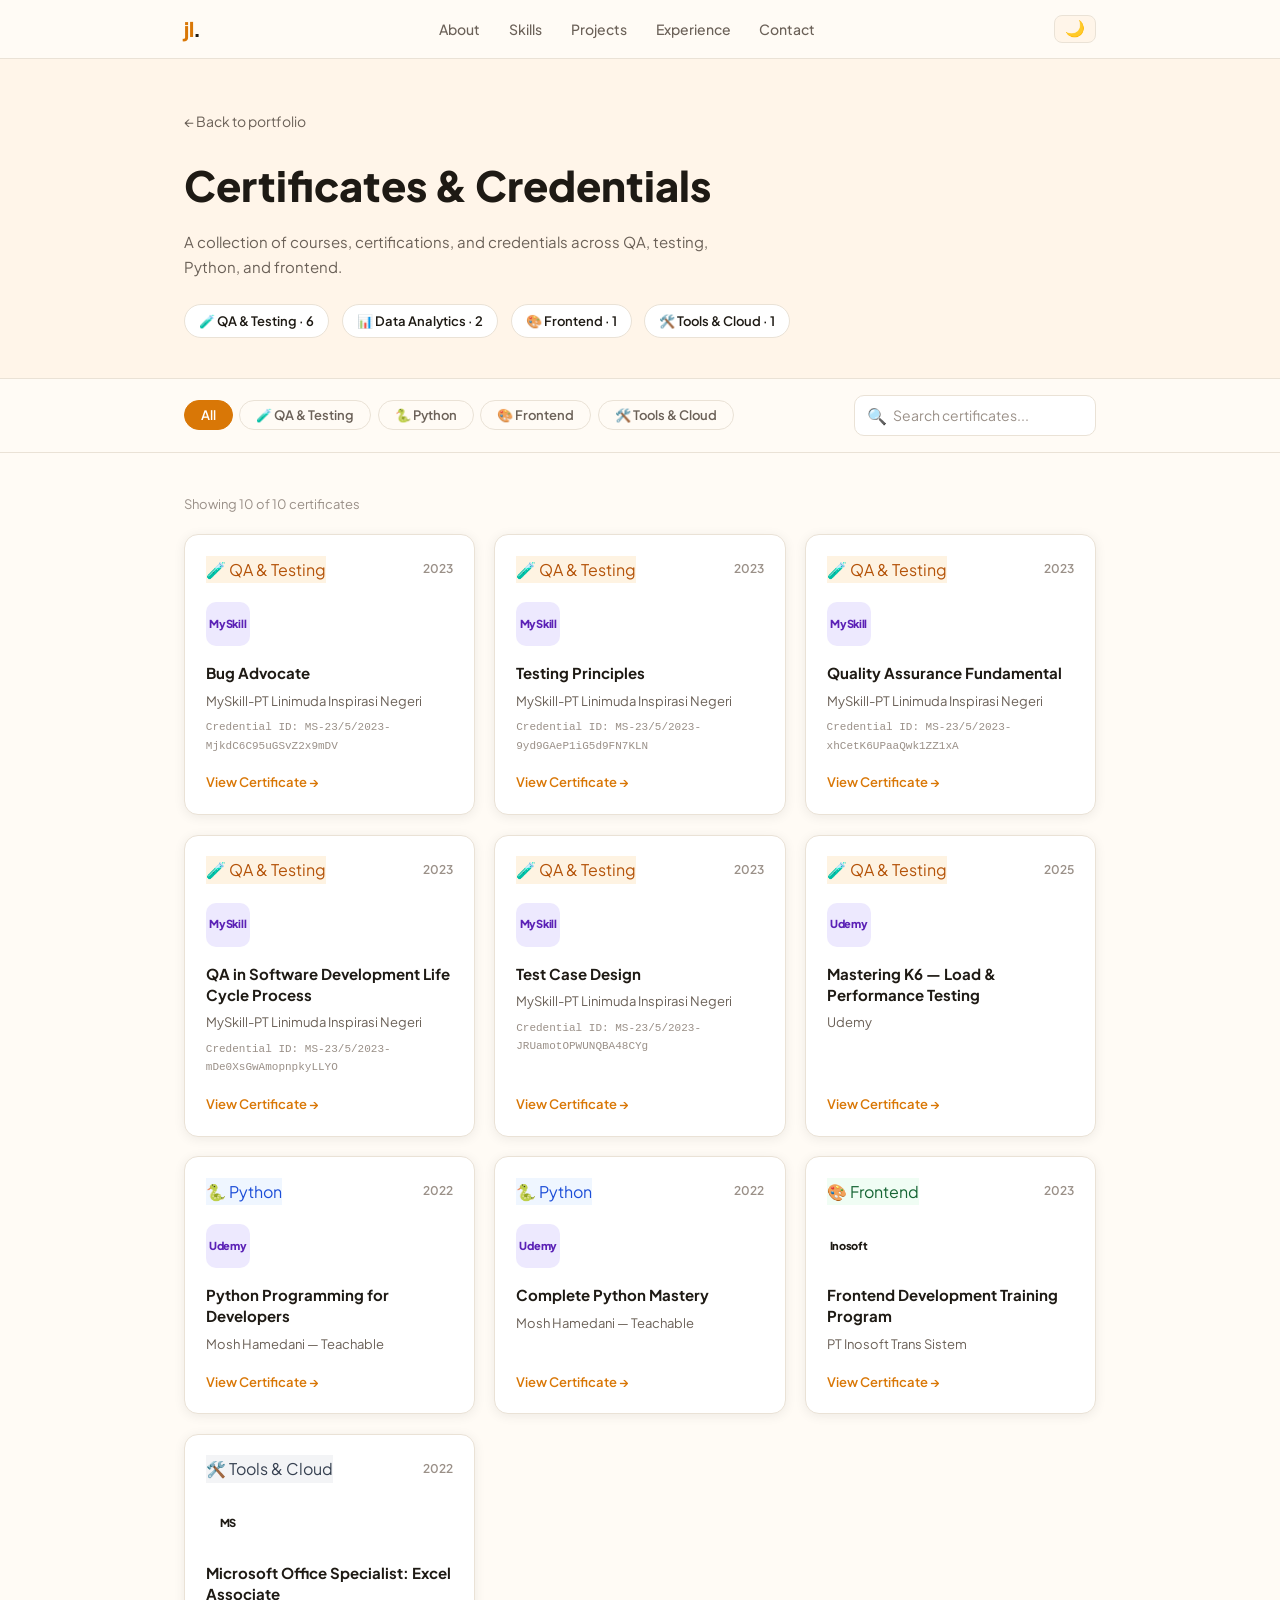
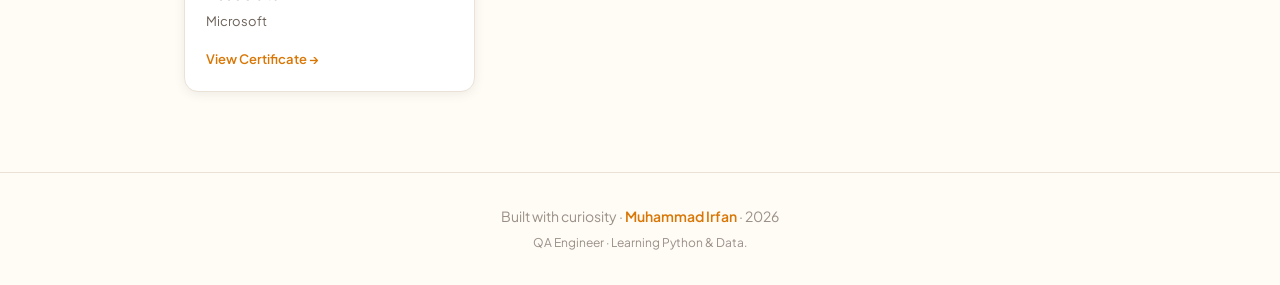
<file: certificates.html>
<!DOCTYPE html>
<html lang="en" data-theme="light">
<head>
  <meta charset="UTF-8" />
  <meta name="viewport" content="width=device-width, initial-scale=1.0" />
  <title>Certificates — Muhammad Irfan</title>
  <link href="https://fonts.googleapis.com/css2?family=Plus+Jakarta+Sans:wght@300;400;500;600;700;800&display=swap" rel="stylesheet" />
  <link rel="stylesheet" href="styles.css" />
</head>
<body>

  <!-- NAVBAR -->
  <nav class="navbar" id="navbar">
    <div class="nav-inner">
      <a href="index.html" class="nav-logo">jl<span class="logo-dot">.</span></a>
      <ul class="nav-links" id="navLinks">
        <li><a href="index.html#about">About</a></li>
        <li><a href="index.html#skills">Skills</a></li>
        <li><a href="index.html#projects">Projects</a></li>
        <li><a href="index.html#experience">Experience</a></li>
        <li><a href="index.html#contact">Contact</a></li>
      </ul>
      <div class="nav-right">
        <button class="theme-toggle" id="themeToggle" aria-label="Toggle dark mode">
          <span class="theme-icon">🌙</span>
        </button>
        <button class="hamburger" id="hamburger" aria-label="Menu">
          <span></span><span></span><span></span>
        </button>
      </div>
    </div>
  </nav>

  <!-- PAGE HEADER -->
  <div class="cert-page-header">
    <div class="container">
      <a href="index.html" class="back-link">← Back to portfolio</a>
      <h1 class="cert-page-title">Certificates & Credentials</h1>
      <p class="cert-page-sub">
        A collection of courses, certifications, and credentials across QA, testing, Python, and frontend.
      </p>
      <div class="cert-summary-row" id="certSummary">
        <!-- filled by JS -->
      </div>
    </div>
  </div>

  <!-- CONTROLS -->
  <div class="cert-controls">
    <div class="container">
      <div class="cert-controls-inner">
        <div class="cert-filter-bar" id="certFilterBar">
          <button class="filter-btn active" data-filter="all">All</button>
          <button class="filter-btn" data-filter="qa">🧪 QA & Testing</button>
          <button class="filter-btn" data-filter="data">🐍 Python</button>
          <button class="filter-btn" data-filter="frontend">🎨 Frontend</button>
          <button class="filter-btn" data-filter="tools">🛠️ Tools & Cloud</button>
        </div>
        <div class="cert-search-wrap">
          <span class="search-icon">🔍</span>
          <input
            type="text"
            id="certSearch"
            class="cert-search"
            placeholder="Search certificates..."
            autocomplete="off"
          />
        </div>
      </div>
    </div>
  </div>

  <!-- CERTIFICATE GRID -->
  <section class="cert-grid-section">
    <div class="container">
      <p class="cert-count" id="certCount"></p>
      <div class="cert-grid" id="certGrid">

        <!-- QA & Testing -->
        <div class="cert-card" data-cat="qa">
          <div class="cert-card-top">
            <div class="cert-cat-badge qa-type">🧪 QA & Testing</div>
            <span class="cert-year">2023</span>
          </div>
          <div class="cert-logo-wrap">
            <div class="cert-logo cert-logo-myskill">MySkill</div>
          </div>
          <h3 class="cert-name">Bug Advocate</h3>
          <p class="cert-issuer">MySkill-PT Linimuda Inspirasi Negeri</p>
          <p class="cert-id">Credential ID: MS-23/5/2023-MjkdC6C95uGSvZ2x9mDV</p>
          <a href="Assets\Certificates\QA\Bug Advocate_MySkill.pdf" class="cert-link">View Certificate →</a>
        </div>

        <div class="cert-card" data-cat="qa">
          <div class="cert-card-top">
            <div class="cert-cat-badge qa-type">🧪 QA & Testing</div>
            <span class="cert-year">2023</span>
          </div>
          <div class="cert-logo-wrap">
            <div class="cert-logo cert-logo-myskill">MySkill</div>
          </div>
          <h3 class="cert-name">Testing Principles</h3>
          <p class="cert-issuer">MySkill-PT Linimuda Inspirasi Negeri</p>
          <p class="cert-id">Credential ID: MS-23/5/2023-9yd9GAeP1iG5d9FN7KLN</p>
          <a href="Assets\Certificates\QA\QA Testing Principles-MySkill.pdf" class="cert-link">View Certificate →</a>
        </div>

        <div class="cert-card" data-cat="qa">
          <div class="cert-card-top">
            <div class="cert-cat-badge qa-type">🧪 QA & Testing</div>
            <span class="cert-year">2023</span>
          </div>
          <div class="cert-logo-wrap">
            <div class="cert-logo cert-logo-myskill">MySkill</div>
          </div>
          <h3 class="cert-name">Quality Assurance Fundamental</h3>
          <p class="cert-issuer">MySkill-PT Linimuda Inspirasi Negeri</p>
          <p class="cert-id">Credential ID: MS-23/5/2023-xhCetK6UPaaQwk1ZZ1xA</p>
          <a href="Assets\Certificates\QA\QA_Fundamental-MySkill.pdf" class="cert-link">View Certificate →</a>
        </div>

        <div class="cert-card" data-cat="qa">
          <div class="cert-card-top">
            <div class="cert-cat-badge qa-type">🧪 QA & Testing</div>
            <span class="cert-year">2023</span>
          </div>
          <div class="cert-logo-wrap">
            <div class="cert-logo cert-logo-myskill">MySkill</div>
          </div>
          <h3 class="cert-name">QA in Software Development Life Cycle Process</h3>
          <p class="cert-issuer">MySkill-PT Linimuda Inspirasi Negeri</p>
          <p class="cert-id">Credential ID: MS-23/5/2023-mDe0XsGwAmopnpkyLLYO</p>
          <a href="Assets\Certificates\QA\QA_in_Software_Development_Life_Cycle_Process-MySkill.pdf" class="cert-link">View Certificate →</a>
        </div>

        <div class="cert-card" data-cat="qa">
          <div class="cert-card-top">
            <div class="cert-cat-badge qa-type">🧪 QA & Testing</div>
            <span class="cert-year">2023</span>
          </div>
          <div class="cert-logo-wrap">
            <div class="cert-logo cert-logo-myskill">MySkill</div>
          </div>
          <h3 class="cert-name">Test Case Design</h3>
          <p class="cert-issuer">MySkill-PT Linimuda Inspirasi Negeri</p>
          <p class="cert-id">Credential ID: MS-23/5/2023-JRUamotOPWUNQBA48CYg</p>
          <a href="Assets\Certificates\QA\Test Case Design-MySkill.pdf" class="cert-link">View Certificate →</a>
        </div>

        <div class="cert-card" data-cat="qa">
          <div class="cert-card-top">
            <div class="cert-cat-badge qa-type">🧪 QA & Testing</div>
            <span class="cert-year">2025</span>
          </div>
          <div class="cert-logo-wrap">
            <div class="cert-logo cert-logo-udemy">Udemy</div>
          </div>
          <h3 class="cert-name">Mastering K6 — Load &amp; Performance Testing</h3>
          <p class="cert-issuer">Udemy</p>
          <a href="Assets/Certificates/QA/Mastering K6-Udemy.jpg" target="_blank" rel="noopener noreferrer" class="cert-link">View Certificate →</a>
        </div>

        <!-- Python -->

        <div class="cert-card" data-cat="data">
          <div class="cert-card-top">
            <div class="cert-cat-badge data-type">🐍 Python</div>
            <span class="cert-year">2022</span>
          </div>
          <div class="cert-logo-wrap">
            <div class="cert-logo cert-logo-udemy">Udemy</div>
          </div>
          <h3 class="cert-name">Python Programming for Developers</h3>
          <p class="cert-issuer">Mosh Hamedani — Teachable</p>
          <a href="Assets/Certificates/Data/python_for developer-mosh.pdf" target="_blank" rel="noopener noreferrer" class="cert-link">View Certificate →</a>
        </div>

        <div class="cert-card" data-cat="data">
          <div class="cert-card-top">
            <div class="cert-cat-badge data-type">🐍 Python</div>
            <span class="cert-year">2022</span>
          </div>
          <div class="cert-logo-wrap">
            <div class="cert-logo cert-logo-udemy">Udemy</div>
          </div>
          <h3 class="cert-name">Complete Python Mastery</h3>
          <p class="cert-issuer">Mosh Hamedani — Teachable</p>
          <a href="Assets/Certificates/Data/python_for_beginner-mosh.pdf" target="_blank" rel="noopener noreferrer" class="cert-link">View Certificate →</a>
        </div>

        <!-- FAKE PYTHON CERTS (commented out)
        <div class="cert-card" data-cat="data" data-featured="true">
          IBM Python for Data Science & AI — fake
        </div>
        <div class="cert-card" data-cat="data">
          Kaggle Pandas — fake
        </div>
        <div class="cert-card" data-cat="data">
          Kaggle Data Visualization — fake
        </div>
        <div class="cert-card" data-cat="data">
          Udemy SQL for Data Analysis — fake
        </div>
        -->

        <!-- Frontend -->

        <!-- FAKE FRONTEND CERTS (commented out)
        <div class="cert-card" data-cat="frontend">freeCodeCamp Responsive Web Design — fake</div>
        <div class="cert-card" data-cat="frontend">freeCodeCamp JS Algorithms — fake</div>
        <div class="cert-card" data-cat="frontend">Udemy React — fake</div>
        -->

        <div class="cert-card" data-cat="frontend">
          <div class="cert-card-top">
            <div class="cert-cat-badge fe-type">🎨 Frontend</div>
            <span class="cert-year">2023</span>
          </div>
          <div class="cert-logo-wrap">
            <div class="cert-logo cert-logo-inosoft">Inosoft</div>
          </div>
          <h3 class="cert-name">Frontend Development Training Program</h3>
          <p class="cert-issuer">PT Inosoft Trans Sistem</p>
          <a href="Assets/Certificates/Frontend/Inosoft certificate.pdf" target="_blank" rel="noopener noreferrer" class="cert-link">View Certificate →</a>
        </div>

        <!-- Tools & Cloud -->
        <div class="cert-card" data-cat="tools">
          <div class="cert-card-top">
            <div class="cert-cat-badge tools-type">🛠️ Tools & Cloud</div>
            <span class="cert-year">2022</span>
          </div>
          <div class="cert-logo-wrap">
            <div class="cert-logo cert-logo-microsoft">MS</div>
          </div>
          <h3 class="cert-name">Microsoft Office Specialist: Excel Associate</h3>
          <p class="cert-issuer">Microsoft</p>
          <a href="https://www.credly.com/badges/9488e969-fedb-49e3-8208-34406060d9a7/linked_in_profile" target="_blank" rel="noopener noreferrer" class="cert-link">View Certificate →</a>
        </div>

        <!-- FAKE TOOLS CERTS (commented out)
        <div class="cert-card" data-cat="tools">
          <div class="cert-card-top">
            <div class="cert-cat-badge tools-type">🛠️ Tools & Cloud</div>
            <span class="cert-year">2023</span>
          </div>
          <div class="cert-logo-wrap">
            <div class="cert-logo cert-logo-github">GH</div>
          </div>
          <h3 class="cert-name">GitHub Actions — CI/CD Pipelines</h3>
          <p class="cert-issuer">GitHub Skills</p>
          <p class="cert-id">Credential ID: GHS-ACTIONS-4421</p>
          <a href="#" class="cert-link">View Certificate →</a>
        </div>

        <div class="cert-card" data-cat="tools">
          <div class="cert-card-top">
            <div class="cert-cat-badge tools-type">🛠️ Tools & Cloud</div>
            <span class="cert-year">2024</span>
          </div>
          <div class="cert-logo-wrap">
            <div class="cert-logo cert-logo-docker">Docker</div>
          </div>
          <h3 class="cert-name">Docker Foundations Professional Certificate</h3>
          <p class="cert-issuer">Docker / LinkedIn Learning</p>
          <p class="cert-id">Credential ID: LI-DOCKER-2024</p>
          <a href="#" class="cert-link">View Certificate →</a>
        </div>
        -->

      </div>

      <!-- Empty state -->
      <div class="cert-empty" id="certEmpty" style="display:none">
        <p>🔍 No certificates match your search.</p>
      </div>
    </div>
  </section>

  <!-- FOOTER -->
  <footer class="footer">
    <p>Built with curiosity · <span class="accent-text">Muhammad Irfan</span> · 2026</p>
    <p class="footer-sub">QA Engineer · Learning Python & Data.</p>
  </footer>

  <script src="script.js"></script>
  <script src="certificates.js"></script>
</body>
</html>
</file>
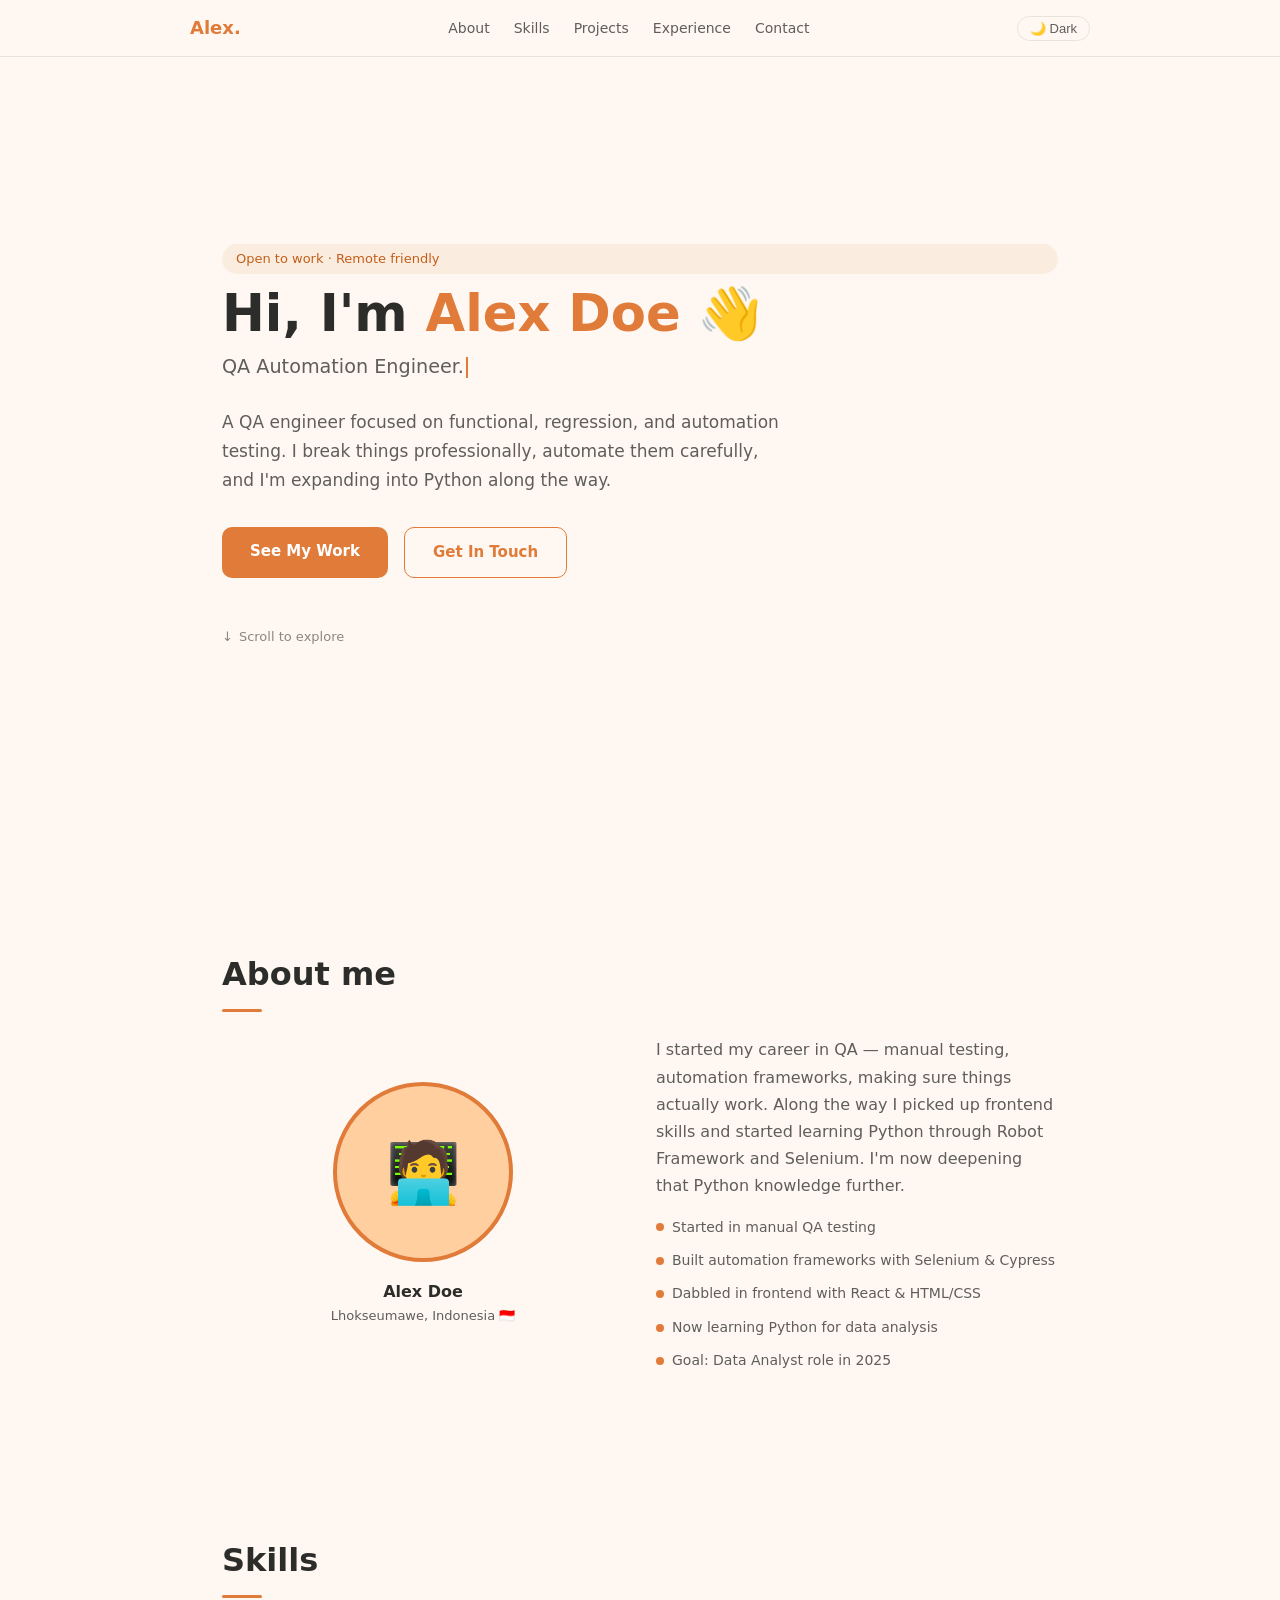
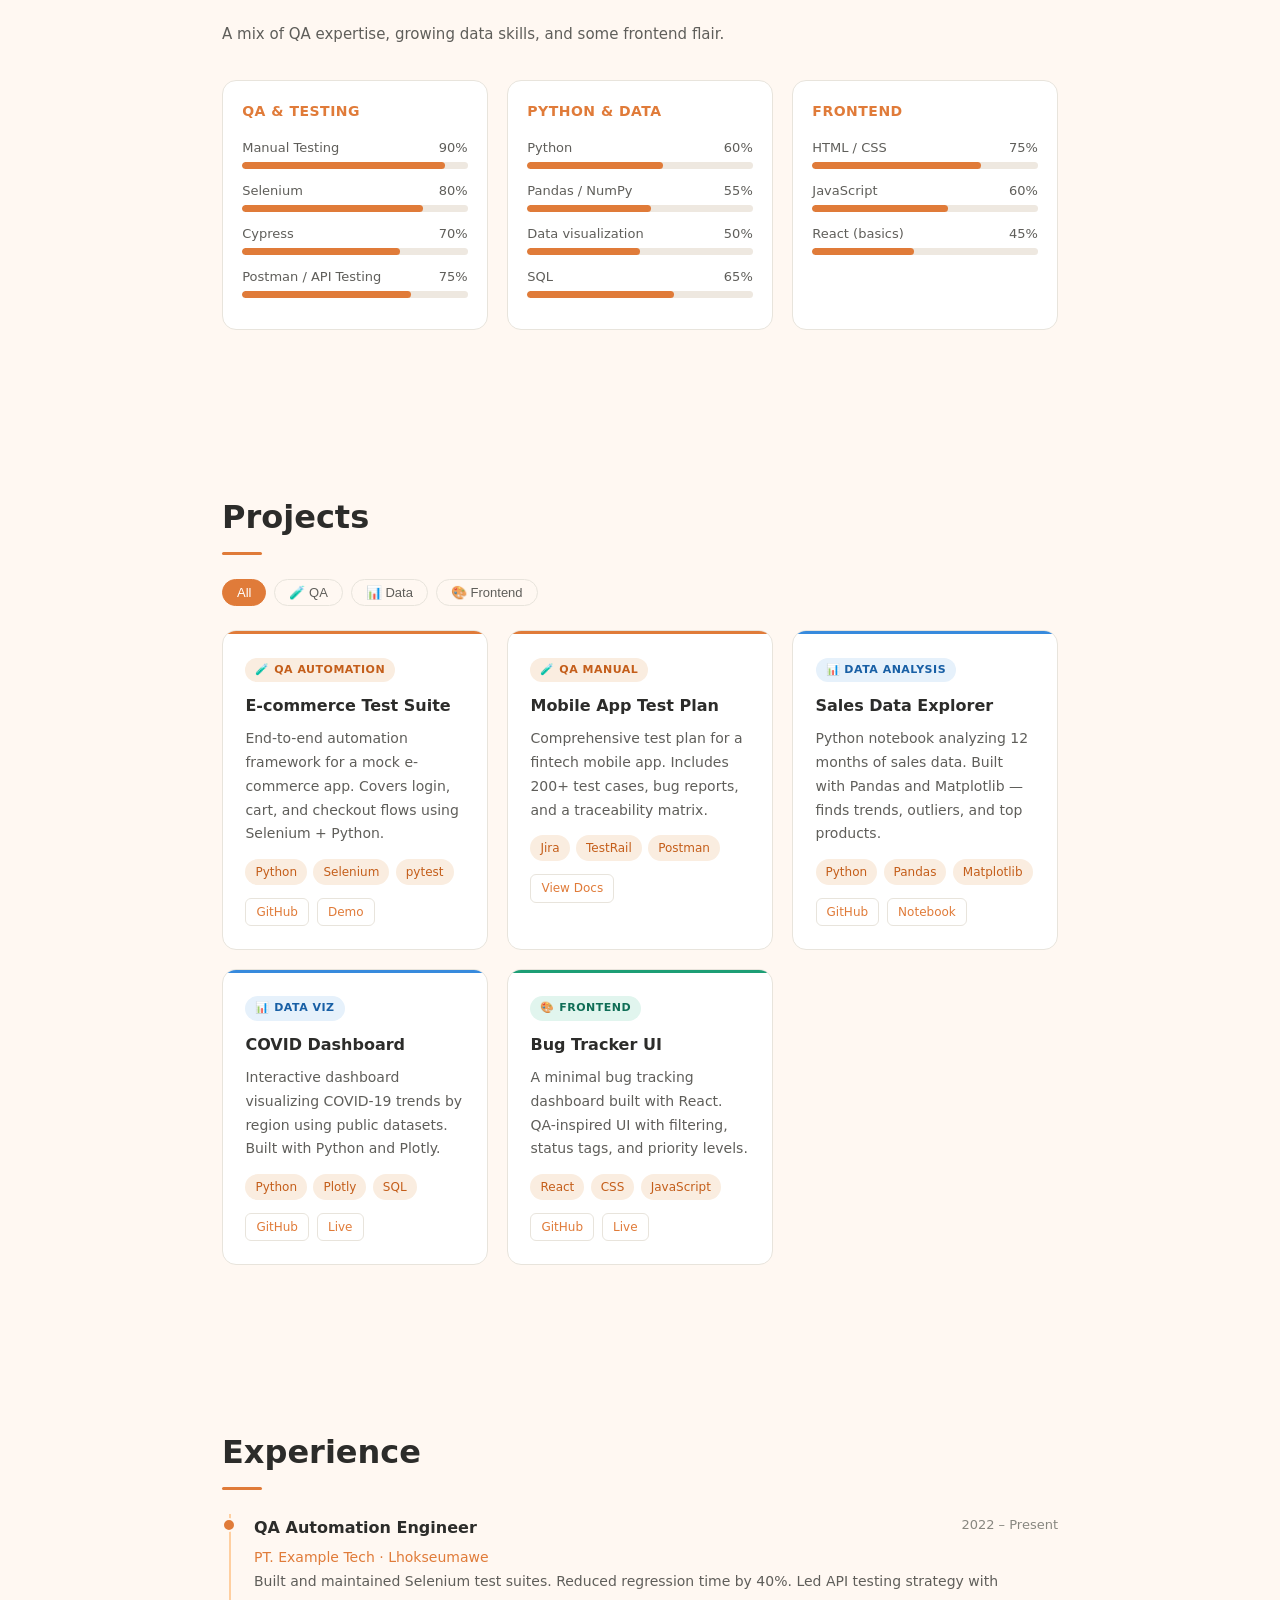
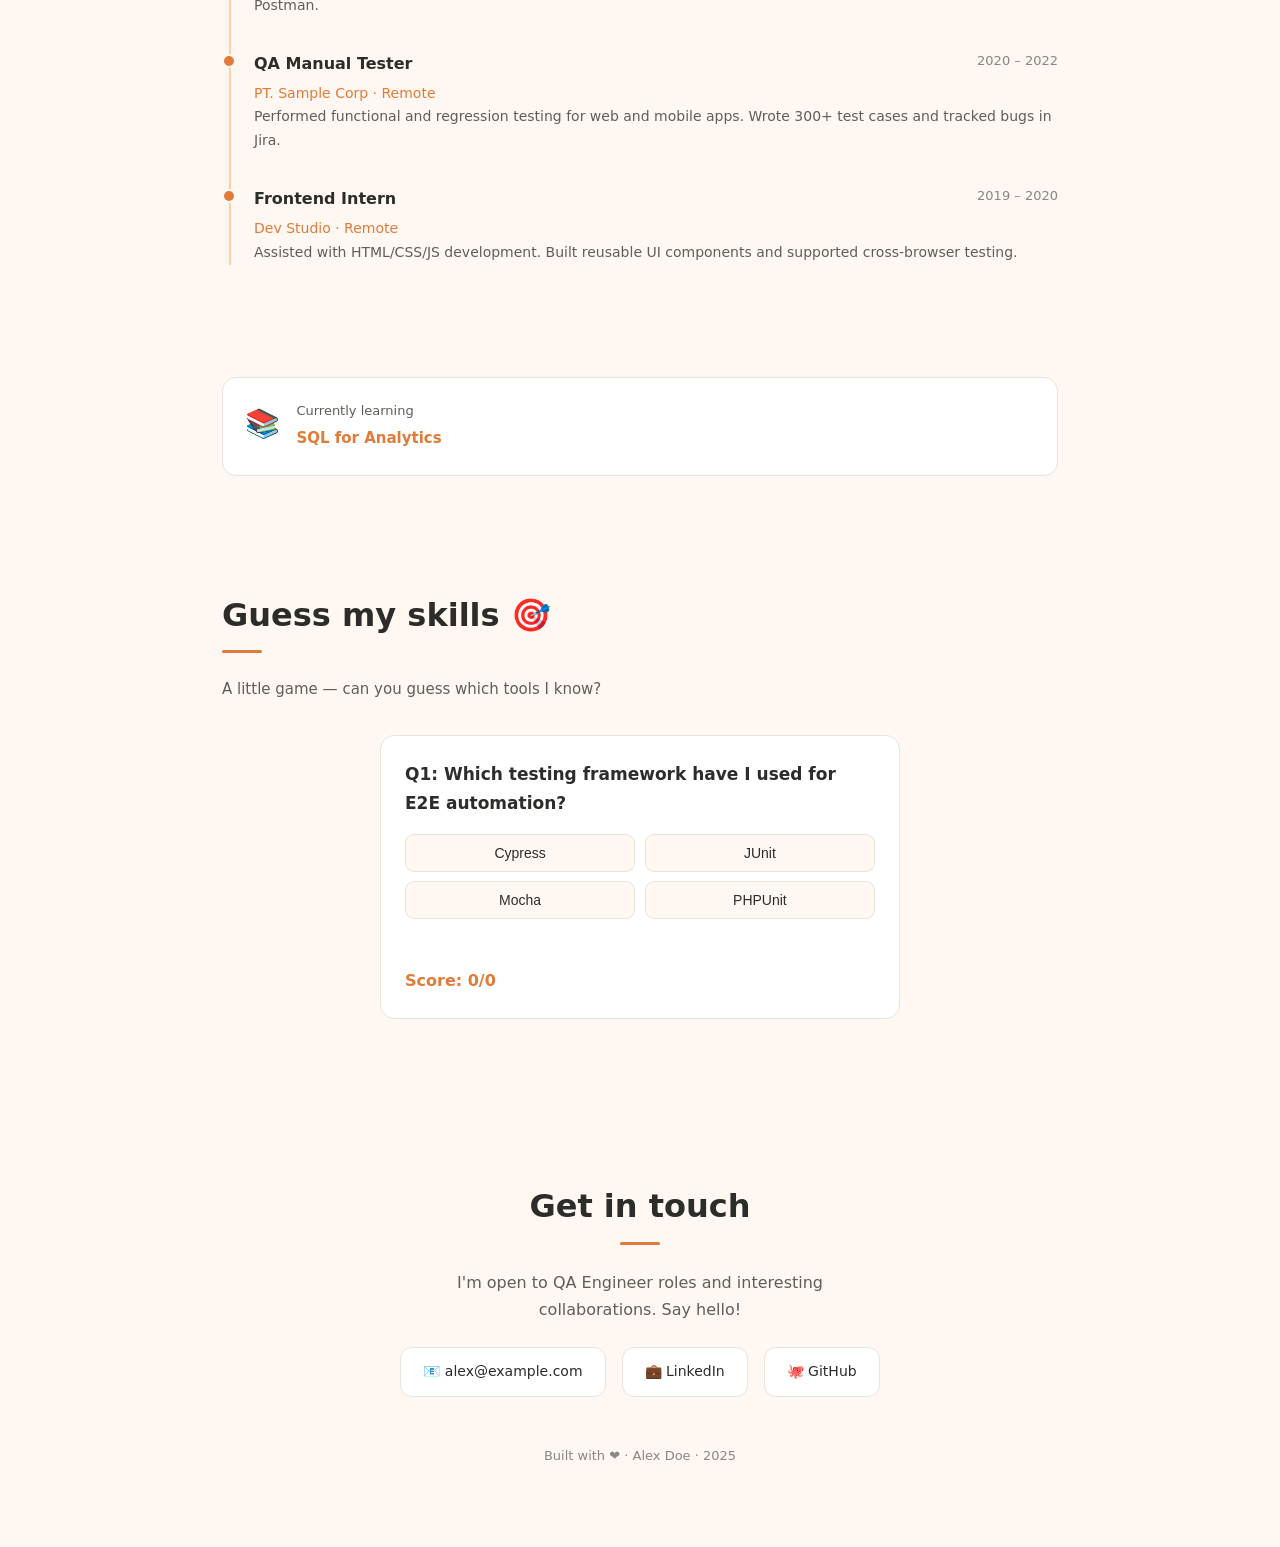
<file: portfolio.html>
<!DOCTYPE html>
<html lang="en">
<head>
<meta charset="UTF-8"/>
<meta name="viewport" content="width=device-width,initial-scale=1"/>
<title>Muhammad Irfan | QA Engineer</title>
<style>
*{box-sizing:border-box;margin:0;padding:0}
:root{
  --warm1:#FFF8F2;--warm2:#FFF0E0;--warm3:#FFCFA0;
  --accent:#E07B39;--accent2:#C45E1A;
  --text:#2C2C2A;--muted:#5F5E5A;--light:#888780;
  --card:#FFFFFF;--border:#E8E4DC;
  --tag-bg:#FAEDE0;--tag-txt:#C45E1A;
}
html{scroll-behavior:smooth}
body{font-family:'Segoe UI',system-ui,sans-serif;background:var(--warm1);color:var(--text);line-height:1.7;font-size:16px}
nav{position:sticky;top:0;z-index:100;background:rgba(255,248,242,0.95);border-bottom:1px solid var(--border);padding:0 2rem}
.nav-inner{max-width:900px;margin:0 auto;display:flex;align-items:center;justify-content:space-between;height:56px}
.logo{font-weight:700;font-size:18px;color:var(--accent)}
.nav-links{display:flex;gap:1.5rem;list-style:none}
.nav-links a{text-decoration:none;color:var(--muted);font-size:14px;transition:color .2s}
.nav-links a:hover{color:var(--accent)}
.theme-btn{background:none;border:1px solid var(--border);border-radius:20px;padding:4px 12px;cursor:pointer;font-size:13px;color:var(--muted)}
section{padding:5rem 2rem;max-width:900px;margin:0 auto}
.hero{min-height:90vh;display:flex;flex-direction:column;justify-content:center;padding-top:3rem}
.hero-badge{display:inline-block;background:var(--tag-bg);color:var(--tag-txt);border-radius:20px;padding:4px 14px;font-size:13px;margin-bottom:.6rem}
.hero h1{font-size:clamp(2rem,5vw,3.2rem);font-weight:700;line-height:1.2;margin-bottom:.4rem}
.hero h1 span{color:var(--accent)}
.typed-wrap{font-size:1.2rem;color:var(--muted);min-height:2rem;margin-bottom:1.5rem}
.cursor{display:inline-block;width:2px;height:1.1em;background:var(--accent);margin-left:2px;animation:blink 1s step-end infinite;vertical-align:text-bottom}
@keyframes blink{50%{opacity:0}}
.hero-desc{max-width:560px;color:var(--muted);margin-bottom:2rem;font-size:17px}
.hero-btns{display:flex;gap:1rem;flex-wrap:wrap}
.btn-primary{background:var(--accent);color:#fff;border:none;padding:12px 28px;border-radius:10px;cursor:pointer;font-size:15px;font-weight:600;text-decoration:none;transition:background .2s}
.btn-primary:hover{background:var(--accent2)}
.btn-outline{background:none;color:var(--accent);border:1.5px solid var(--accent);padding:12px 28px;border-radius:10px;cursor:pointer;font-size:15px;font-weight:600;text-decoration:none;transition:.2s}
.btn-outline:hover{background:var(--tag-bg)}
.scroll-hint{margin-top:3rem;color:var(--light);font-size:13px;display:flex;align-items:center;gap:6px}
.arrow-anim{animation:bounce .8s infinite alternate}
@keyframes bounce{to{transform:translateY(4px)}}
.about-grid{display:grid;grid-template-columns:1fr 1fr;gap:2rem;align-items:center}
.avatar{width:180px;height:180px;border-radius:50%;background:var(--warm3);display:flex;align-items:center;justify-content:center;font-size:60px;margin:0 auto;border:4px solid var(--accent)}
.journey{display:flex;flex-direction:column;gap:.6rem;margin-top:1rem}
.journey-item{display:flex;align-items:center;gap:.5rem;font-size:14px;color:var(--muted)}
.dot{width:8px;height:8px;border-radius:50%;background:var(--accent);flex-shrink:0}
@media(max-width:600px){.about-grid{grid-template-columns:1fr}}
.skills-groups{display:grid;grid-template-columns:repeat(auto-fit,minmax(240px,1fr));gap:1.2rem}
.skill-group{background:var(--card);border:1px solid var(--border);border-radius:14px;padding:1.2rem}
.skill-group h3{font-size:14px;font-weight:700;color:var(--accent);margin-bottom:.8rem;text-transform:uppercase;letter-spacing:.5px}
.skill-bar-row{margin-bottom:.7rem}
.skill-label{display:flex;justify-content:space-between;font-size:13px;color:var(--muted);margin-bottom:3px}
.bar-bg{background:#EEE8E0;border-radius:6px;height:7px;overflow:hidden}
.bar-fill{height:100%;border-radius:6px;background:var(--accent);width:0;transition:width 1.2s cubic-bezier(.4,0,.2,1)}
.tags{display:flex;flex-wrap:wrap;gap:.4rem;margin-top:.5rem}
.tag{background:var(--tag-bg);color:var(--tag-txt);border-radius:20px;padding:3px 10px;font-size:12px}

/* FILTER BAR */
.filter-bar{display:flex;flex-wrap:wrap;gap:.5rem;margin-bottom:1.5rem}
.filter-btn{background:none;border:1.5px solid var(--border);border-radius:20px;padding:5px 14px;cursor:pointer;font-size:13px;color:var(--muted);transition:.2s}
.filter-btn:hover{border-color:var(--accent);color:var(--accent)}
.filter-btn.active{background:var(--accent);color:#fff;border-color:var(--accent)}

.projects-grid{display:grid;grid-template-columns:repeat(auto-fit,minmax(260px,1fr));gap:1.2rem}
.project-card{background:var(--card);border:1px solid var(--border);border-radius:14px;padding:1.4rem;transition:transform .2s,box-shadow .2s;position:relative;overflow:hidden}
.project-card.hidden{display:none}
.project-card:hover{transform:translateY(-3px);box-shadow:0 8px 24px rgba(224,123,57,.12)}
.project-card::before{content:'';position:absolute;top:0;left:0;right:0;height:3px}
.project-card[data-cat="qa"]::before{background:#E07B39}
.project-card[data-cat="data"]::before{background:#378ADD}
.project-card[data-cat="frontend"]::before{background:#1D9E75}
.project-type{display:inline-flex;align-items:center;gap:4px;font-size:11px;font-weight:700;text-transform:uppercase;letter-spacing:.5px;margin-bottom:.6rem;padding:3px 10px;border-radius:20px}
.project-card[data-cat="qa"] .project-type{background:#FAEDE0;color:#C45E1A}
.project-card[data-cat="data"] .project-type{background:#E6F1FB;color:#185FA5}
.project-card[data-cat="frontend"] .project-type{background:#E1F5EE;color:#0F6E56}
.project-card h3{font-size:16px;font-weight:600;margin-bottom:.5rem}
.project-card p{font-size:14px;color:var(--muted);margin-bottom:.8rem}
.project-links{display:flex;gap:.5rem;margin-top:.8rem}
.project-links a{font-size:12px;color:var(--accent);text-decoration:none;border:1px solid var(--border);border-radius:6px;padding:3px 10px}
.project-links a:hover{background:var(--tag-bg)}
.timeline{position:relative;padding-left:2rem}
.timeline::before{content:'';position:absolute;left:7px;top:0;bottom:0;width:2px;background:var(--warm3)}
.tl-item{position:relative;margin-bottom:2rem}
.tl-dot{position:absolute;left:-2rem;top:4px;width:14px;height:14px;border-radius:50%;background:var(--accent);border:2px solid var(--warm1)}
.tl-header{display:flex;flex-wrap:wrap;justify-content:space-between;gap:.3rem;margin-bottom:.3rem}
.tl-role{font-weight:600;font-size:16px}
.tl-company{color:var(--accent);font-size:14px}
.tl-date{color:var(--light);font-size:13px}
.tl-desc{color:var(--muted);font-size:14px}
.learning-card{background:var(--card);border:1px solid var(--border);border-radius:14px;padding:1.4rem;display:flex;align-items:flex-start;gap:1rem}
.ticker{overflow:hidden;height:1.6rem;margin-top:.3rem}
.ticker-inner{display:flex;flex-direction:column;transition:transform .5s ease}
.ticker-inner span{height:1.6rem;line-height:1.6rem;font-size:15px;color:var(--accent);font-weight:600}
.quiz-card{background:var(--card);border:1px solid var(--border);border-radius:14px;padding:1.5rem;max-width:520px;margin:0 auto}
.quiz-card h3{margin-bottom:1rem;font-size:17px}
.quiz-options{display:grid;grid-template-columns:1fr 1fr;gap:.6rem;margin-bottom:1rem}
.quiz-opt{background:var(--warm1);border:1.5px solid var(--border);border-radius:9px;padding:10px;cursor:pointer;font-size:14px;text-align:center;transition:.2s;color:var(--text)}
.quiz-opt:hover{border-color:var(--accent);background:var(--tag-bg)}
.quiz-opt.correct{background:#EAF3DE;border-color:#63991F;color:#27500A}
.quiz-opt.wrong{background:#FCEBEB;border-color:#E24B4A;color:#501313}
.quiz-result{font-size:14px;color:var(--muted);min-height:1.5rem;margin-bottom:.5rem}
.quiz-score{font-weight:700;color:var(--accent)}
.contact-row{display:flex;flex-wrap:wrap;gap:1rem;justify-content:center;margin-top:1rem}
.contact-link{display:flex;align-items:center;gap:.5rem;background:var(--card);border:1px solid var(--border);border-radius:12px;padding:12px 22px;text-decoration:none;color:var(--text);font-size:14px;transition:.2s}
.contact-link:hover{border-color:var(--accent);color:var(--accent)}
.section-title{font-size:clamp(1.4rem,3vw,2rem);font-weight:700;margin-bottom:.4rem}
.section-sub{color:var(--muted);font-size:15px;margin-bottom:2rem}
.divider{width:40px;height:3px;background:var(--accent);border-radius:2px;margin:.5rem 0 1.5rem}
body.dark{--warm1:#1E1A16;--warm2:#2A231C;--warm3:#5A3D20;--card:#2A231C;--border:#3D3428;--text:#F5EEE6;--muted:#B4A898;--light:#888780;--tag-bg:#3D2A15;--tag-txt:#F5A96A}
</style>
</head>
<body>

<nav>
  <div class="nav-inner">
    <span class="logo">Alex.</span>
    <ul class="nav-links">
      <li><a href="#about">About</a></li>
      <li><a href="#skills">Skills</a></li>
      <li><a href="#projects">Projects</a></li>
      <li><a href="#experience">Experience</a></li>
      <li><a href="#contact">Contact</a></li>
    </ul>
    <button class="theme-btn" id="theme-toggle">🌙 Dark</button>
  </div>
</nav>

<section class="hero" id="hero">
  <div class="hero-badge">Open to work · Remote friendly</div>
  <h1>Hi, I'm <span>Alex Doe</span> 👋</h1>
  <div class="typed-wrap"><span id="typed"></span><span class="cursor"></span></div>
  <p class="hero-desc">A QA engineer focused on functional, regression, and automation testing. I break things professionally, automate them carefully, and I'm expanding into Python along the way.</p>
  <div class="hero-btns">
    <a href="#projects" class="btn-primary">See My Work</a>
    <a href="#contact" class="btn-outline">Get In Touch</a>
  </div>
  <div class="scroll-hint"><span class="arrow-anim">↓</span> Scroll to explore</div>
</section>

<section id="about">
  <div class="section-title">About me</div>
  <div class="divider"></div>
  <div class="about-grid">
    <div style="text-align:center">
      <div class="avatar">🧑‍💻</div>
      <p style="margin-top:1rem;font-weight:600">Alex Doe</p>
      <p style="font-size:13px;color:var(--muted)">Lhokseumawe, Indonesia 🇮🇩</p>
    </div>
    <div>
      <p style="color:var(--muted);margin-bottom:1rem">I started my career in QA — manual testing, automation frameworks, making sure things actually work. Along the way I picked up frontend skills and started learning Python through Robot Framework and Selenium. I'm now deepening that Python knowledge further.</p>
      <div class="journey">
        <div class="journey-item"><div class="dot"></div>Started in manual QA testing</div>
        <div class="journey-item"><div class="dot"></div>Built automation frameworks with Selenium & Cypress</div>
        <div class="journey-item"><div class="dot"></div>Dabbled in frontend with React & HTML/CSS</div>
        <div class="journey-item"><div class="dot"></div>Now learning Python for data analysis</div>
        <div class="journey-item"><div class="dot"></div>Goal: Data Analyst role in 2025</div>
      </div>
    </div>
  </div>
</section>

<section id="skills">
  <div class="section-title">Skills</div>
  <div class="divider"></div>
  <p class="section-sub">A mix of QA expertise, growing data skills, and some frontend flair.</p>
  <div class="skills-groups">
    <div class="skill-group">
      <h3>QA & Testing</h3>
      <div class="skill-bar-row"><div class="skill-label"><span>Manual Testing</span><span>90%</span></div><div class="bar-bg"><div class="bar-fill" data-w="90"></div></div></div>
      <div class="skill-bar-row"><div class="skill-label"><span>Selenium</span><span>80%</span></div><div class="bar-bg"><div class="bar-fill" data-w="80"></div></div></div>
      <div class="skill-bar-row"><div class="skill-label"><span>Cypress</span><span>70%</span></div><div class="bar-bg"><div class="bar-fill" data-w="70"></div></div></div>
      <div class="skill-bar-row"><div class="skill-label"><span>Postman / API Testing</span><span>75%</span></div><div class="bar-bg"><div class="bar-fill" data-w="75"></div></div></div>
    </div>
    <div class="skill-group">
      <h3>Python & Data</h3>
      <div class="skill-bar-row"><div class="skill-label"><span>Python</span><span>60%</span></div><div class="bar-bg"><div class="bar-fill" data-w="60"></div></div></div>
      <div class="skill-bar-row"><div class="skill-label"><span>Pandas / NumPy</span><span>55%</span></div><div class="bar-bg"><div class="bar-fill" data-w="55"></div></div></div>
      <div class="skill-bar-row"><div class="skill-label"><span>Data visualization</span><span>50%</span></div><div class="bar-bg"><div class="bar-fill" data-w="50"></div></div></div>
      <div class="skill-bar-row"><div class="skill-label"><span>SQL</span><span>65%</span></div><div class="bar-bg"><div class="bar-fill" data-w="65"></div></div></div>
    </div>
    <div class="skill-group">
      <h3>Frontend</h3>
      <div class="skill-bar-row"><div class="skill-label"><span>HTML / CSS</span><span>75%</span></div><div class="bar-bg"><div class="bar-fill" data-w="75"></div></div></div>
      <div class="skill-bar-row"><div class="skill-label"><span>JavaScript</span><span>60%</span></div><div class="bar-bg"><div class="bar-fill" data-w="60"></div></div></div>
      <div class="skill-bar-row"><div class="skill-label"><span>React (basics)</span><span>45%</span></div><div class="bar-bg"><div class="bar-fill" data-w="45"></div></div></div>
    </div>
  </div>
</section>

<section id="projects">
  <div class="section-title">Projects</div>
  <div class="divider"></div>
  <div class="filter-bar" id="filter-bar">
    <button class="filter-btn active" data-filter="all">All</button>
    <button class="filter-btn" data-filter="qa">🧪 QA</button>
    <button class="filter-btn" data-filter="data">📊 Data</button>
    <button class="filter-btn" data-filter="frontend">🎨 Frontend</button>
  </div>
  <div class="projects-grid" id="projects-grid">
    <div class="project-card" data-cat="qa">
      <div class="project-type">🧪 QA Automation</div>
      <h3>E-commerce Test Suite</h3>
      <p>End-to-end automation framework for a mock e-commerce app. Covers login, cart, and checkout flows using Selenium + Python.</p>
      <div class="tags"><span class="tag">Python</span><span class="tag">Selenium</span><span class="tag">pytest</span></div>
      <div class="project-links"><a href="#">GitHub</a><a href="#">Demo</a></div>
    </div>
    <div class="project-card" data-cat="qa">
      <div class="project-type">🧪 QA Manual</div>
      <h3>Mobile App Test Plan</h3>
      <p>Comprehensive test plan for a fintech mobile app. Includes 200+ test cases, bug reports, and a traceability matrix.</p>
      <div class="tags"><span class="tag">Jira</span><span class="tag">TestRail</span><span class="tag">Postman</span></div>
      <div class="project-links"><a href="#">View Docs</a></div>
    </div>
    <div class="project-card" data-cat="data">
      <div class="project-type">📊 Data Analysis</div>
      <h3>Sales Data Explorer</h3>
      <p>Python notebook analyzing 12 months of sales data. Built with Pandas and Matplotlib — finds trends, outliers, and top products.</p>
      <div class="tags"><span class="tag">Python</span><span class="tag">Pandas</span><span class="tag">Matplotlib</span></div>
      <div class="project-links"><a href="#">GitHub</a><a href="#">Notebook</a></div>
    </div>
    <div class="project-card" data-cat="data">
      <div class="project-type">📊 Data Viz</div>
      <h3>COVID Dashboard</h3>
      <p>Interactive dashboard visualizing COVID-19 trends by region using public datasets. Built with Python and Plotly.</p>
      <div class="tags"><span class="tag">Python</span><span class="tag">Plotly</span><span class="tag">SQL</span></div>
      <div class="project-links"><a href="#">GitHub</a><a href="#">Live</a></div>
    </div>
    <div class="project-card" data-cat="frontend">
      <div class="project-type">🎨 Frontend</div>
      <h3>Bug Tracker UI</h3>
      <p>A minimal bug tracking dashboard built with React. QA-inspired UI with filtering, status tags, and priority levels.</p>
      <div class="tags"><span class="tag">React</span><span class="tag">CSS</span><span class="tag">JavaScript</span></div>
      <div class="project-links"><a href="#">GitHub</a><a href="#">Live</a></div>
    </div>
  </div>
</section>

<section id="experience">
  <div class="section-title">Experience</div>
  <div class="divider"></div>
  <div class="timeline">
    <div class="tl-item">
      <div class="tl-dot"></div>
      <div class="tl-header"><span class="tl-role">QA Automation Engineer</span><span class="tl-date">2022 – Present</span></div>
      <div class="tl-company">PT. Example Tech · Lhokseumawe</div>
      <p class="tl-desc">Built and maintained Selenium test suites. Reduced regression time by 40%. Led API testing strategy with Postman.</p>
    </div>
    <div class="tl-item">
      <div class="tl-dot"></div>
      <div class="tl-header"><span class="tl-role">QA Manual Tester</span><span class="tl-date">2020 – 2022</span></div>
      <div class="tl-company">PT. Sample Corp · Remote</div>
      <p class="tl-desc">Performed functional and regression testing for web and mobile apps. Wrote 300+ test cases and tracked bugs in Jira.</p>
    </div>
    <div class="tl-item">
      <div class="tl-dot"></div>
      <div class="tl-header"><span class="tl-role">Frontend Intern</span><span class="tl-date">2019 – 2020</span></div>
      <div class="tl-company">Dev Studio · Remote</div>
      <p class="tl-desc">Assisted with HTML/CSS/JS development. Built reusable UI components and supported cross-browser testing.</p>
    </div>
  </div>
</section>

<section id="learning" style="padding-top:0">
  <div class="learning-card">
    <div style="font-size:28px;flex-shrink:0">📚</div>
    <div>
      <p style="font-size:13px;color:var(--muted);margin-bottom:2px">Currently learning</p>
      <div class="ticker"><div class="ticker-inner" id="ticker">
        <span>Python for Data Analysis</span>
        <span>SQL for Analytics</span>
        <span>Tableau & Data Viz</span>
        <span>Statistics for DS</span>
      </div></div>
    </div>
  </div>
</section>

<section id="quiz" style="padding-top:2rem">
  <div class="section-title">Guess my skills 🎯</div>
  <div class="divider"></div>
  <p class="section-sub">A little game — can you guess which tools I know?</p>
  <div class="quiz-card">
    <h3 id="q-text">Loading...</h3>
    <div class="quiz-options" id="q-opts"></div>
    <div class="quiz-result" id="q-result"></div>
    <div style="display:flex;justify-content:space-between;align-items:center">
      <span class="quiz-score" id="q-score"></span>
      <button class="btn-outline" id="q-next" style="display:none;padding:8px 18px;font-size:13px">Next →</button>
    </div>
  </div>
</section>

<section id="contact" style="text-align:center">
  <div class="section-title">Get in touch</div>
  <div class="divider" style="margin:.5rem auto 1.5rem"></div>
  <p style="color:var(--muted);max-width:460px;margin:0 auto 1.5rem">I'm open to QA Engineer roles and interesting collaborations. Say hello!</p>
  <div class="contact-row">
    <a class="contact-link" href="mailto:alex@example.com">📧 alex@example.com</a>
    <a class="contact-link" href="#">💼 LinkedIn</a>
    <a class="contact-link" href="#">🐙 GitHub</a>
  </div>
  <p style="margin-top:3rem;font-size:13px;color:var(--light)">Built with ❤️ · Alex Doe · 2025</p>
</section>

<script>
(function() {
  // TYPED
  var phrases=["QA Automation Engineer.","Manual Testing Pro.","Python Learner.","Aspiring Data Analyst."];
  var pi=0,ci=0,del=false;
  function type(){
    document.getElementById('typed').textContent=phrases[pi].slice(0,ci);
    if(!del){ci++;if(ci>phrases[pi].length){del=true;setTimeout(type,1400);return;}}
    else{ci--;if(ci<0){del=false;pi=(pi+1)%phrases.length;ci=0;}}
    setTimeout(type,del?60:90);
  }
  type();

  // DARK MODE
  document.getElementById('theme-toggle').addEventListener('click', function(){
    document.body.classList.toggle('dark');
    this.textContent = document.body.classList.contains('dark') ? '☀️ Light' : '🌙 Dark';
  });

  // SKILL BARS
  var obs = new IntersectionObserver(function(entries){
    entries.forEach(function(e){
      if(e.isIntersecting){
        e.target.querySelectorAll('.bar-fill').forEach(function(b){b.style.width=b.dataset.w+'%';});
        obs.unobserve(e.target);
      }
    });
  },{threshold:.3});
  document.querySelectorAll('.skill-group').forEach(function(g){obs.observe(g);});

  // TICKER
  var ticker=document.getElementById('ticker');
  var ti=0, total=ticker.children.length;
  setInterval(function(){
    ti=(ti+1)%total;
    ticker.style.transform='translateY('+(-ti*1.6)+'rem)';
  },2200);

  // PROJECT FILTER
  document.getElementById('filter-bar').addEventListener('click', function(e){
    var btn = e.target.closest('.filter-btn');
    if(!btn) return;
    var cat = btn.getAttribute('data-filter');
    document.querySelectorAll('.filter-btn').forEach(function(b){b.classList.remove('active');});
    btn.classList.add('active');
    document.querySelectorAll('.project-card').forEach(function(c){
      if(cat==='all' || c.getAttribute('data-cat')===cat){
        c.classList.remove('hidden');
      } else {
        c.classList.add('hidden');
      }
    });
  });

  // QUIZ
  var qs=[
    {q:"Which testing framework have I used for E2E automation?",opts:["Cypress","JUnit","Mocha","PHPUnit"],ans:"Cypress"},
    {q:"Which Python library do I use for data analysis?",opts:["TensorFlow","Pandas","Flask","Django"],ans:"Pandas"},
    {q:"Which tool do I use for API testing?",opts:["Burp Suite","k6","Postman","Insomnia"],ans:"Postman"},
    {q:"Which frontend library have I worked with?",opts:["Vue","Angular","Svelte","React"],ans:"React"},
    {q:"Which language am I currently learning for data?",opts:["R","Julia","Python","Scala"],ans:"Python"},
  ];
  var qi=0, score=0;

  function loadQ(){
    if(qi>=qs.length){
      document.getElementById('q-text').textContent="You scored "+score+"/"+qs.length+" 🎉";
      document.getElementById('q-opts').innerHTML='';
      document.getElementById('q-result').textContent=score>=4?"You know me well!":score>=2?"Not bad!":"Guess you'll have to hire me to find out 😄";
      document.getElementById('q-next').style.display='none';
      document.getElementById('q-score').textContent='';
      return;
    }
    var q=qs[qi];
    document.getElementById('q-text').textContent="Q"+(qi+1)+": "+q.q;
    document.getElementById('q-result').textContent='';
    document.getElementById('q-next').style.display='none';
    document.getElementById('q-score').textContent='Score: '+score+'/'+qi;
    var opts=document.getElementById('q-opts');
    opts.innerHTML='';
    q.opts.forEach(function(o){
      var b=document.createElement('button');
      b.className='quiz-opt';b.textContent=o;
      b.addEventListener('click', function(){answer(o,b);});
      opts.appendChild(b);
    });
  }

  function answer(sel,btn){
    var q=qs[qi];
    document.querySelectorAll('.quiz-opt').forEach(function(b){b.style.pointerEvents='none';});
    if(sel===q.ans){
      btn.classList.add('correct');
      document.getElementById('q-result').textContent='✓ Correct!';
      score++;
    } else {
      btn.classList.add('wrong');
      document.getElementById('q-result').textContent='✗ Nope! It was '+q.ans+'.';
      document.querySelectorAll('.quiz-opt').forEach(function(b){
        if(b.textContent===q.ans) b.classList.add('correct');
      });
    }
    qi++;
    document.getElementById('q-next').style.display='inline-block';
    document.getElementById('q-score').textContent='Score: '+score+'/'+qi;
  }

  document.getElementById('q-next').addEventListener('click', loadQ);
  loadQ();
})();
</script>
</body>
</html>
</file>
<file: styles.css>
/* ============================================================
   JORDAN LEE — Portfolio Styles
   Warm palette · Plus Jakarta Sans · Light/Dark toggle
   ============================================================ */

*, *::before, *::after { box-sizing: border-box; margin: 0; padding: 0; }

:root {
  --bg:         #FFFBF5;
  --bg-alt:     #FFF5E9;
  --card:       #FFFFFF;
  --border:     #EAE2D6;
  --text:       #1E1A14;
  --muted:      #6B6158;
  --light:      #9A9088;
  --accent:     #D97706;
  --accent-dk:  #B45309;
  --accent-bg:  #FEF3C7;
  --accent-txt: #92400E;
  --qa-bg:      #FEF3E2;
  --qa-txt:     #B45309;
  --qa-bar:     #D97706;
  --data-bg:    #EFF6FF;
  --data-txt:   #1D4ED8;
  --data-bar:   #3B82F6;
  --fe-bg:      #F0FDF4;
  --fe-txt:     #166534;
  --fe-bar:     #22C55E;
  --shadow:     0 2px 12px rgba(0,0,0,0.07);
  --shadow-hover: 0 8px 28px rgba(0,0,0,0.12);
  --radius:     14px;
}

[data-theme="dark"] {
  --bg:         #18140F;
  --bg-alt:     #211C15;
  --card:       #2A221A;
  --border:     #3A2F22;
  --text:       #F5EDE0;
  --muted:      #B8A898;
  --light:      #806A58;
  --accent:     #F59E0B;
  --accent-dk:  #D97706;
  --accent-bg:  #3A2A0A;
  --accent-txt: #FCD34D;
  --qa-bg:      #2E1E0A;
  --qa-txt:     #FDBA74;
  --data-bg:    #0A1629;
  --data-txt:   #93C5FD;
  --fe-bg:      #071810;
  --fe-txt:     #86EFAC;
  --shadow:     0 2px 12px rgba(0,0,0,0.3);
  --shadow-hover: 0 8px 28px rgba(0,0,0,0.4);
}

html { scroll-behavior: smooth; }

body {
  font-family: 'Plus Jakarta Sans', system-ui, sans-serif;
  background: var(--bg);
  color: var(--text);
  line-height: 1.7;
  font-size: 16px;
  transition: background 0.3s, color 0.3s;
}

/* ── Layout ── */
.container { max-width: 960px; margin: 0 auto; padding: 0 1.5rem; }
.container-narrow { max-width: 680px; }
.section { padding: 5rem 1.5rem; }
.section-alt { background: var(--bg-alt); }

.section-header { margin-bottom: 2.5rem; }
.section-title { font-size: clamp(1.5rem, 3vw, 2.1rem); font-weight: 800; margin-bottom: 0.4rem; }
.section-line { width: 36px; height: 3px; background: var(--accent); border-radius: 2px; margin: 0.5rem 0 1rem; }
.section-sub { color: var(--muted); font-size: 15px; }

/* ── Buttons ── */
.btn {
  display: inline-block;
  padding: 11px 26px;
  border-radius: 10px;
  font-size: 15px;
  font-weight: 600;
  cursor: pointer;
  text-decoration: none;
  transition: all 0.2s;
  border: 1.5px solid transparent;
}
.btn-solid {
  background: var(--accent);
  color: #fff;
  border-color: var(--accent);
}
.btn-solid:hover { background: var(--accent-dk); border-color: var(--accent-dk); }
.btn-outline {
  background: transparent;
  color: var(--accent);
  border-color: var(--accent);
}
.btn-outline:hover { background: var(--accent-bg); }
.btn-sm { padding: 7px 18px; font-size: 13px; }

/* ── NAVBAR ── */
.navbar {
  position: sticky;
  top: 0;
  z-index: 100;
  background: rgba(255, 251, 245, 0.92);
  backdrop-filter: blur(8px);
  -webkit-backdrop-filter: blur(8px);
  border-bottom: 1px solid var(--border);
  transition: background 0.3s;
}
[data-theme="dark"] .navbar { background: rgba(24, 20, 15, 0.92); }

.nav-inner {
  max-width: 960px;
  margin: 0 auto;
  padding: 0 1.5rem;
  height: 58px;
  display: flex;
  align-items: center;
  justify-content: space-between;
}
.nav-logo {
  font-weight: 800;
  font-size: 20px;
  color: var(--accent);
  text-decoration: none;
  letter-spacing: -0.5px;
}
.logo-dot { color: var(--text); }
.nav-links {
  display: flex;
  gap: 1.8rem;
  list-style: none;
}
.nav-links a {
  text-decoration: none;
  color: var(--muted);
  font-size: 14px;
  font-weight: 500;
  transition: color 0.2s;
}
.nav-links a:hover { color: var(--accent); }
.nav-right { display: flex; align-items: center; gap: 0.8rem; }
.theme-toggle {
  background: var(--bg-alt);
  border: 1px solid var(--border);
  border-radius: 8px;
  padding: 5px 10px;
  cursor: pointer;
  font-size: 16px;
  line-height: 1;
  transition: background 0.2s;
}
.theme-toggle:hover { background: var(--border); }
.hamburger {
  display: none;
  flex-direction: column;
  gap: 5px;
  background: none;
  border: none;
  cursor: pointer;
  padding: 4px;
}
.hamburger span {
  display: block;
  width: 22px;
  height: 2px;
  background: var(--text);
  border-radius: 2px;
  transition: all 0.3s;
}

/* ── HERO ── */
.hero {
  min-height: 92vh;
  display: flex;
  align-items: center;
  padding: 4rem 1.5rem 2rem;
}
.hero-inner {
  max-width: 660px;
  margin: 0 auto;
}
.status-badge {
  display: inline-flex;
  align-items: center;
  gap: 7px;
  background: var(--accent-bg);
  color: var(--accent-txt);
  border-radius: 20px;
  padding: 5px 14px;
  font-size: 13px;
  font-weight: 600;
  margin-bottom: 1.2rem;
}
.status-dot {
  width: 8px;
  height: 8px;
  border-radius: 50%;
  background: #22C55E;
  animation: pulse 1.8s infinite;
}
@keyframes pulse {
  0%, 100% { opacity: 1; transform: scale(1); }
  50% { opacity: 0.5; transform: scale(0.8); }
}
.hero-name {
  font-size: clamp(2rem, 6vw, 3.4rem);
  font-weight: 800;
  line-height: 1.15;
  margin-bottom: 0.6rem;
}
.name-highlight { color: var(--accent); }
.hero-typed-row {
  font-size: clamp(1rem, 2.5vw, 1.25rem);
  color: var(--muted);
  min-height: 2rem;
  margin-bottom: 1.4rem;
}
.typed-cursor {
  display: inline-block;
  width: 2px;
  background: var(--accent);
  margin-left: 1px;
  animation: blink 1s step-end infinite;
  vertical-align: text-bottom;
  height: 1.1em;
}
@keyframes blink { 50% { opacity: 0; } }
.hero-desc {
  max-width: 560px;
  color: var(--muted);
  font-size: 16px;
  margin-bottom: 2rem;
  line-height: 1.8;
}
.hero-actions { display: flex; gap: 1rem; flex-wrap: wrap; margin-bottom: 3rem; }
.hero-scroll {
  display: flex;
  align-items: center;
  gap: 8px;
  color: var(--light);
  font-size: 13px;
}
.scroll-arrow {
  animation: bounce 1s infinite alternate;
  display: inline-block;
}
@keyframes bounce { to { transform: translateY(4px); } }

/* ── ABOUT ── */
.about-grid {
  display: grid;
  grid-template-columns: 200px 1fr;
  gap: 3rem;
  align-items: start;
}
.avatar-wrap { text-align: center; }
.avatar {
  width: 130px;
  height: 130px;
  border-radius: 50%;
  background: var(--bg-alt);
  border: 3px solid var(--accent);
  display: flex;
  align-items: center;
  justify-content: center;
  font-size: 52px;
  margin: 0 auto 0.8rem;
}
.avatar-name { font-weight: 700; font-size: 15px; margin-bottom: 2px; }
.avatar-loc { font-size: 13px; color: var(--muted); }
.about-bio { color: var(--muted); margin-bottom: 1rem; font-size: 15px; }
.journey-list { margin-top: 1.5rem; display: flex; flex-direction: column; gap: 0.6rem; }
.journey-step {
  display: flex;
  align-items: center;
  gap: 10px;
  font-size: 14px;
  color: var(--muted);
}
.j-dot {
  width: 8px;
  height: 8px;
  border-radius: 50%;
  background: var(--border);
  flex-shrink: 0;
  border: 2px solid var(--light);
}
.j-dot-active { background: var(--accent); border-color: var(--accent); }
.active-step { color: var(--text); font-size: 14px; }

/* ── SKILLS ── */
.skills-grid {
  display: grid;
  grid-template-columns: repeat(auto-fit, minmax(260px, 1fr));
  gap: 1.2rem;
}
.skill-card {
  background: var(--card);
  border: 1px solid var(--border);
  border-radius: var(--radius);
  padding: 1.4rem;
  box-shadow: var(--shadow);
}
.skill-card-title {
  font-weight: 700;
  font-size: 14px;
  color: var(--text);
  margin-bottom: 1rem;
  display: flex;
  align-items: center;
  gap: 6px;
  text-transform: uppercase;
  letter-spacing: 0.4px;
}
.skill-icon { font-size: 16px; }
.learning-pill {
  font-size: 10px;
  font-weight: 700;
  background: var(--data-bg);
  color: var(--data-txt);
  border-radius: 10px;
  padding: 2px 8px;
  text-transform: uppercase;
  letter-spacing: 0.3px;
}
.bar-row { margin-bottom: 0.75rem; }
.bar-label {
  display: flex;
  justify-content: space-between;
  font-size: 13px;
  color: var(--muted);
  margin-bottom: 4px;
}
.bar-track {
  background: var(--bg-alt);
  border-radius: 6px;
  height: 7px;
  overflow: hidden;
}
.bar-fill {
  height: 100%;
  border-radius: 6px;
  background: var(--qa-bar);
  width: 0;
  transition: width 1.1s cubic-bezier(0.4, 0, 0.2, 1);
}
.bar-data { background: var(--data-bar); }
.bar-fe   { background: var(--fe-bar); }

/* ── PROJECTS ── */
.filter-bar {
  display: flex;
  flex-wrap: wrap;
  gap: 0.5rem;
  margin-bottom: 2rem;
}
.filter-btn {
  background: none;
  border: 1.5px solid var(--border);
  border-radius: 20px;
  padding: 6px 16px;
  cursor: pointer;
  font-size: 13px;
  font-weight: 600;
  color: var(--muted);
  font-family: inherit;
  transition: all 0.2s;
}
.filter-btn:hover { border-color: var(--accent); color: var(--accent); }
.filter-btn.active { background: var(--accent); color: #fff; border-color: var(--accent); }
.projects-grid {
  display: grid;
  grid-template-columns: repeat(auto-fill, minmax(270px, 1fr));
  gap: 1.2rem;
}
.proj-card {
  background: var(--card);
  border: 1px solid var(--border);
  border-radius: var(--radius);
  padding: 1.4rem;
  position: relative;
  overflow: hidden;
  box-shadow: var(--shadow);
  transition: transform 0.2s, box-shadow 0.2s;
  display: flex;
  flex-direction: column;
}
.proj-card:hover { transform: translateY(-3px); box-shadow: var(--shadow-hover); }
.proj-card.hidden { display: none; }
.proj-stripe {
  position: absolute;
  top: 0; left: 0; right: 0;
  height: 3px;
}
.qa-stripe   { background: var(--qa-bar); }
.data-stripe { background: var(--data-bar); }
.fe-stripe   { background: var(--fe-bar); }
.proj-type {
  display: inline-block;
  font-size: 11px;
  font-weight: 700;
  text-transform: uppercase;
  letter-spacing: 0.5px;
  border-radius: 20px;
  padding: 3px 10px;
  margin-bottom: 0.7rem;
}
.qa-type   { background: var(--qa-bg);   color: var(--qa-txt); }
.data-type { background: var(--data-bg); color: var(--data-txt); }
.fe-type   { background: var(--fe-bg);   color: var(--fe-txt); }
.proj-card h3 { font-size: 16px; font-weight: 700; margin-bottom: 0.5rem; }
.proj-card p  { font-size: 14px; color: var(--muted); margin-bottom: 0.8rem; line-height: 1.6; }
.proj-tags { display: flex; flex-wrap: wrap; gap: 0.4rem; }
.proj-tags span {
  background: var(--bg-alt);
  color: var(--muted);
  font-size: 12px;
  border-radius: 20px;
  padding: 3px 10px;
  border: 1px solid var(--border);
}
.proj-links { display: flex; gap: 0.6rem; margin-top: auto; padding-top: 0.8rem; }
.proj-links a {
  font-size: 13px;
  font-weight: 600;
  color: var(--accent);
  text-decoration: none;
  border: 1px solid var(--border);
  border-radius: 7px;
  padding: 4px 12px;
  transition: background 0.2s;
}
.proj-links a:hover { background: var(--accent-bg); }

/* ── EXPERIENCE / TIMELINE ── */
.timeline { position: relative; padding-left: 2rem; }
.timeline::before {
  content: '';
  position: absolute;
  left: 7px; top: 6px; bottom: 6px;
  width: 2px;
  background: var(--border);
}
.tl-item { position: relative; margin-bottom: 2.5rem; }
.tl-item:last-child { margin-bottom: 0; }
.tl-marker {
  position: absolute;
  left: -2rem;
  top: 5px;
  width: 14px;
  height: 14px;
  border-radius: 50%;
  background: var(--accent);
  border: 3px solid var(--bg);
  box-shadow: 0 0 0 2px var(--accent);
}
[data-theme="dark"] .tl-marker { border-color: var(--bg-alt); }
.tl-body { padding-left: 0.5rem; }
.tl-meta { display: flex; align-items: center; gap: 0.7rem; margin-bottom: 0.3rem; }
.tl-date { font-size: 13px; color: var(--light); font-weight: 500; }
.tl-badge {
  font-size: 11px;
  font-weight: 700;
  background: var(--accent-bg);
  color: var(--accent-txt);
  border-radius: 10px;
  padding: 2px 8px;
}
.tl-role { font-size: 17px; font-weight: 700; margin-bottom: 2px; }
.tl-company { font-size: 14px; color: var(--accent); margin-bottom: 0.6rem; }
.tl-points { padding-left: 1.2rem; color: var(--muted); font-size: 14px; display: flex; flex-direction: column; gap: 0.3rem; }

/* ── LEARNING SECTION ── */
.learning-section { padding: 2rem 1.5rem; }
.learning-card {
  max-width: 640px;
  margin: 0 auto;
  background: var(--card);
  border: 1px solid var(--border);
  border-radius: var(--radius);
  padding: 1.2rem 1.6rem;
  display: flex;
  align-items: center;
  gap: 1.2rem;
  box-shadow: var(--shadow);
}
.learning-emoji { font-size: 26px; flex-shrink: 0; }
.learning-text { flex: 1; min-width: 0; }
.learning-label { font-size: 12px; color: var(--light); text-transform: uppercase; letter-spacing: 0.5px; margin-bottom: 2px; }
.ticker-window { overflow: hidden; height: 1.6rem; }
.ticker-track {
  display: flex;
  flex-direction: column;
  transition: transform 0.5s ease;
}
.ticker-track span {
  height: 1.6rem;
  line-height: 1.6rem;
  font-size: 15px;
  font-weight: 600;
  color: var(--accent);
  white-space: nowrap;
}
.learning-streak { text-align: center; flex-shrink: 0; }
.streak-num { display: block; font-size: 18px; font-weight: 800; }
.streak-label { font-size: 11px; color: var(--light); }

/* ── QUIZ ── */
.quiz-card {
  background: var(--card);
  border: 1px solid var(--border);
  border-radius: var(--radius);
  padding: 1.8rem;
  box-shadow: var(--shadow);
}
.quiz-progress-bar {
  background: var(--bg-alt);
  border-radius: 4px;
  height: 4px;
  margin-bottom: 1.4rem;
  overflow: hidden;
}
.quiz-progress-fill {
  height: 100%;
  background: var(--accent);
  border-radius: 4px;
  width: 0;
  transition: width 0.4s ease;
}
.quiz-question { font-size: 17px; font-weight: 600; margin-bottom: 1.2rem; line-height: 1.5; }
.quiz-options {
  display: grid;
  grid-template-columns: 1fr 1fr;
  gap: 0.6rem;
  margin-bottom: 1rem;
}
.quiz-opt {
  background: var(--bg-alt);
  border: 1.5px solid var(--border);
  border-radius: 10px;
  padding: 11px;
  cursor: pointer;
  font-size: 14px;
  font-weight: 500;
  text-align: center;
  font-family: inherit;
  color: var(--text);
  transition: all 0.18s;
}
.quiz-opt:hover { border-color: var(--accent); color: var(--accent); background: var(--accent-bg); }
.quiz-opt.correct { background: #ECFDF5; border-color: #10B981; color: #065F46; }
.quiz-opt.wrong   { background: #FEF2F2; border-color: #EF4444; color: #7F1D1D; }
[data-theme="dark"] .quiz-opt.correct { background: #052E16; border-color: #10B981; color: #6EE7B7; }
[data-theme="dark"] .quiz-opt.wrong   { background: #2D0A0A; border-color: #EF4444; color: #FCA5A5; }
.quiz-feedback { font-size: 14px; color: var(--muted); min-height: 1.4rem; margin-bottom: 0.8rem; }
.quiz-footer { display: flex; justify-content: space-between; align-items: center; }
.quiz-score { font-size: 14px; font-weight: 700; color: var(--accent); }

/* ── CONTACT ── */
.contact-sub {
  color: var(--muted);
  font-size: 16px;
  max-width: 480px;
  margin: 0 auto 2rem;
  line-height: 1.7;
}
.contact-links {
  display: flex;
  flex-wrap: wrap;
  gap: 0.8rem;
  justify-content: center;
}
.contact-link {
  display: flex;
  align-items: center;
  gap: 8px;
  background: var(--card);
  border: 1px solid var(--border);
  border-radius: 12px;
  padding: 12px 22px;
  text-decoration: none;
  color: var(--text);
  font-size: 14px;
  font-weight: 500;
  transition: all 0.2s;
  box-shadow: var(--shadow);
}
.contact-link:hover { border-color: var(--accent); color: var(--accent); transform: translateY(-2px); }

/* ── FOOTER ── */
.footer {
  text-align: center;
  padding: 2rem 1.5rem;
  border-top: 1px solid var(--border);
  font-size: 14px;
  color: var(--light);
}
.footer-sub { font-size: 12px; margin-top: 4px; }
.accent-text { color: var(--accent); font-weight: 600; }

/* ── Fade-in on scroll ── */
.fade-up {
  opacity: 0;
  transform: translateY(20px);
  transition: opacity 0.55s ease, transform 0.55s ease;
}
.fade-up.visible { opacity: 1; transform: none; }

/* ── TECH STACK ── */
.stack-group { margin-bottom: 2.2rem; }
.stack-group:last-child { margin-bottom: 0; }
.stack-group-label {
  font-size: 13px;
  font-weight: 700;
  text-transform: uppercase;
  letter-spacing: 0.6px;
  color: var(--light);
  margin-bottom: 0.9rem;
  display: flex;
  align-items: center;
  gap: 0.6rem;
}
.stack-learning-tag {
  font-size: 10px;
  font-weight: 700;
  background: var(--data-bg);
  color: var(--data-txt);
  border-radius: 10px;
  padding: 2px 8px;
  text-transform: uppercase;
  letter-spacing: 0.3px;
}
.stack-grid {
  display: flex;
  flex-wrap: wrap;
  gap: 0.7rem;
}
.stack-item {
  display: flex;
  align-items: center;
  gap: 8px;
  background: var(--card);
  border: 1px solid var(--border);
  border-radius: 10px;
  padding: 9px 14px;
  font-size: 14px;
  font-weight: 600;
  color: var(--text);
  transition: border-color 0.2s, transform 0.15s, box-shadow 0.15s;
  cursor: default;
}
.stack-item:hover {
  border-color: var(--accent);
  transform: translateY(-2px);
  box-shadow: var(--shadow);
}
.stack-item i {
  font-size: 22px;
  line-height: 1;
}
.stack-item span { font-size: 13px; }
.stack-text-icon { font-size: 20px; line-height: 1; }

/* ── CERTIFICATE TEASER (index.html) ── */
.cert-teaser-grid {
  display: grid;
  grid-template-columns: repeat(auto-fill, minmax(240px, 1fr));
  gap: 1rem;
  margin-bottom: 1.5rem;
}
.cert-teaser-card {
  background: var(--card);
  border: 1px solid var(--border);
  border-radius: var(--radius);
  padding: 1.2rem 1.3rem;
  box-shadow: var(--shadow);
  display: flex;
  flex-direction: column;
  gap: 0.5rem;
}
.cert-teaser-card h3 { font-size: 15px; font-weight: 700; line-height: 1.4; }
.cert-teaser-issuer { font-size: 13px; color: var(--light); }
.cert-teaser-footer {
  display: flex;
  align-items: center;
  justify-content: space-between;
  flex-wrap: wrap;
  gap: 1rem;
  padding-top: 0.5rem;
}
.cert-teaser-count { font-size: 14px; color: var(--muted); }

/* ── CERTIFICATE PAGE ── */
.cert-page-header {
  background: var(--bg-alt);
  border-bottom: 1px solid var(--border);
  padding: 3rem 1.5rem 2.5rem;
}
.back-link {
  display: inline-block;
  font-size: 14px;
  color: var(--muted);
  text-decoration: none;
  margin-bottom: 1rem;
  transition: color 0.2s;
}
.back-link:hover { color: var(--accent); }
.cert-page-title {
  font-size: clamp(1.8rem, 4vw, 2.6rem);
  font-weight: 800;
  margin-bottom: 0.5rem;
}
.cert-page-sub { color: var(--muted); font-size: 15px; max-width: 540px; margin-bottom: 1.5rem; }
.cert-summary-row {
  display: flex;
  flex-wrap: wrap;
  gap: 0.8rem;
}
.cert-summary-chip {
  display: inline-flex;
  align-items: center;
  gap: 6px;
  background: var(--card);
  border: 1px solid var(--border);
  border-radius: 20px;
  padding: 5px 14px;
  font-size: 13px;
  font-weight: 600;
}
.cert-controls {
  background: var(--bg);
  border-bottom: 1px solid var(--border);
  padding: 1rem 1.5rem;
  position: sticky;
  top: 58px;
  z-index: 50;
}
.cert-controls-inner {
  max-width: 960px;
  margin: 0 auto;
  display: flex;
  align-items: center;
  gap: 1rem;
  flex-wrap: wrap;
}
.cert-filter-bar {
  display: flex;
  flex-wrap: wrap;
  gap: 0.4rem;
  flex: 1;
}
.cert-search-wrap {
  display: flex;
  align-items: center;
  gap: 6px;
  background: var(--card);
  border: 1px solid var(--border);
  border-radius: 10px;
  padding: 6px 12px;
  flex-shrink: 0;
}
.cert-search {
  border: none;
  background: transparent;
  font-size: 14px;
  font-family: inherit;
  color: var(--text);
  outline: none;
  width: 190px;
}
.cert-search::placeholder { color: var(--light); }
.cert-grid-section { padding: 2.5rem 1.5rem 5rem; }
.cert-count { font-size: 13px; color: var(--light); margin-bottom: 1.2rem; }
.cert-grid {
  display: grid;
  grid-template-columns: repeat(auto-fill, minmax(260px, 1fr));
  gap: 1.2rem;
}
.cert-card {
  background: var(--card);
  border: 1px solid var(--border);
  border-radius: var(--radius);
  padding: 1.3rem;
  box-shadow: var(--shadow);
  display: flex;
  flex-direction: column;
  gap: 0.4rem;
  transition: transform 0.2s, box-shadow 0.2s;
}
.cert-card:hover { transform: translateY(-3px); box-shadow: var(--shadow-hover); }
.cert-card.hidden { display: none; }
.cert-card-top {
  display: flex;
  align-items: center;
  justify-content: space-between;
  margin-bottom: 0.4rem;
}
.cert-year { font-size: 12px; color: var(--light); font-weight: 600; }
.cert-logo-wrap { margin: 0.4rem 0 0.6rem; }
.cert-logo {
  display: inline-flex;
  align-items: center;
  justify-content: center;
  width: 44px;
  height: 44px;
  border-radius: 10px;
  font-size: 11px;
  font-weight: 800;
  letter-spacing: -0.3px;
}
.cert-logo-istqb  { background: #FEF3C7; color: #92400E; }
.cert-logo-udemy  { background: #EDE9FE; color: #5B21B6; }
.cert-logo-myskill  { background: #EDE9FE; color: #5B21B6; }
.cert-logo-postman{ background: #FEF3C7; color: #92400E; border: 1px solid #FDE68A; }
.cert-logo-google { background: #EFF6FF; color: #1D4ED8; }
.cert-logo-ibm    { background: #EFF6FF; color: #1D4ED8; }
.cert-logo-kaggle { background: #F0FDF4; color: #166534; }
.cert-logo-fcc    { background: #F0FDF4; color: #166534; }
.cert-logo-github { background: #F3F4F6; color: #111827; }
.cert-logo-docker { background: #EFF6FF; color: #1D4ED8; }
[data-theme="dark"] .cert-logo-github { background: #1F2937; color: #F9FAFB; }
.cert-name { font-size: 15px; font-weight: 700; line-height: 1.4; }
.cert-issuer { font-size: 13px; color: var(--muted); }
.cert-id { font-size: 11px; color: var(--light); font-family: monospace; }
.cert-link {
  display: inline-block;
  font-size: 13px;
  font-weight: 600;
  color: var(--accent);
  text-decoration: none;
  margin-top: auto;
  padding-top: 0.6rem;
  transition: opacity 0.2s;
}
.cert-link:hover { opacity: 0.75; }
.cert-empty {
  text-align: center;
  padding: 4rem 1rem;
  color: var(--muted);
  font-size: 16px;
}
.tools-type { background: #F3F4F6; color: #374151; }
[data-theme="dark"] .tools-type { background: #1F2937; color: #D1D5DB; }

/* ── RESPONSIVE ── */
@media (max-width: 768px) {
  .nav-links {
    display: none;
    position: absolute;
    top: 58px;
    left: 0; right: 0;
    background: var(--bg);
    border-bottom: 1px solid var(--border);
    flex-direction: column;
    padding: 1rem 1.5rem;
    gap: 1rem;
  }
  .nav-links.open { display: flex; }
  .hamburger { display: flex; }
  .about-grid { grid-template-columns: 1fr; }
  .avatar-wrap { display: flex; align-items: center; gap: 1rem; text-align: left; }
  .avatar { width: 80px; height: 80px; font-size: 30px; margin: 0; }
  .quiz-options { grid-template-columns: 1fr; }
  .learning-card { flex-wrap: wrap; }
}

@media (max-width: 480px) {
  .hero-actions { flex-direction: column; align-items: flex-start; }
  .btn { width: 100%; text-align: center; }
}
</file>
